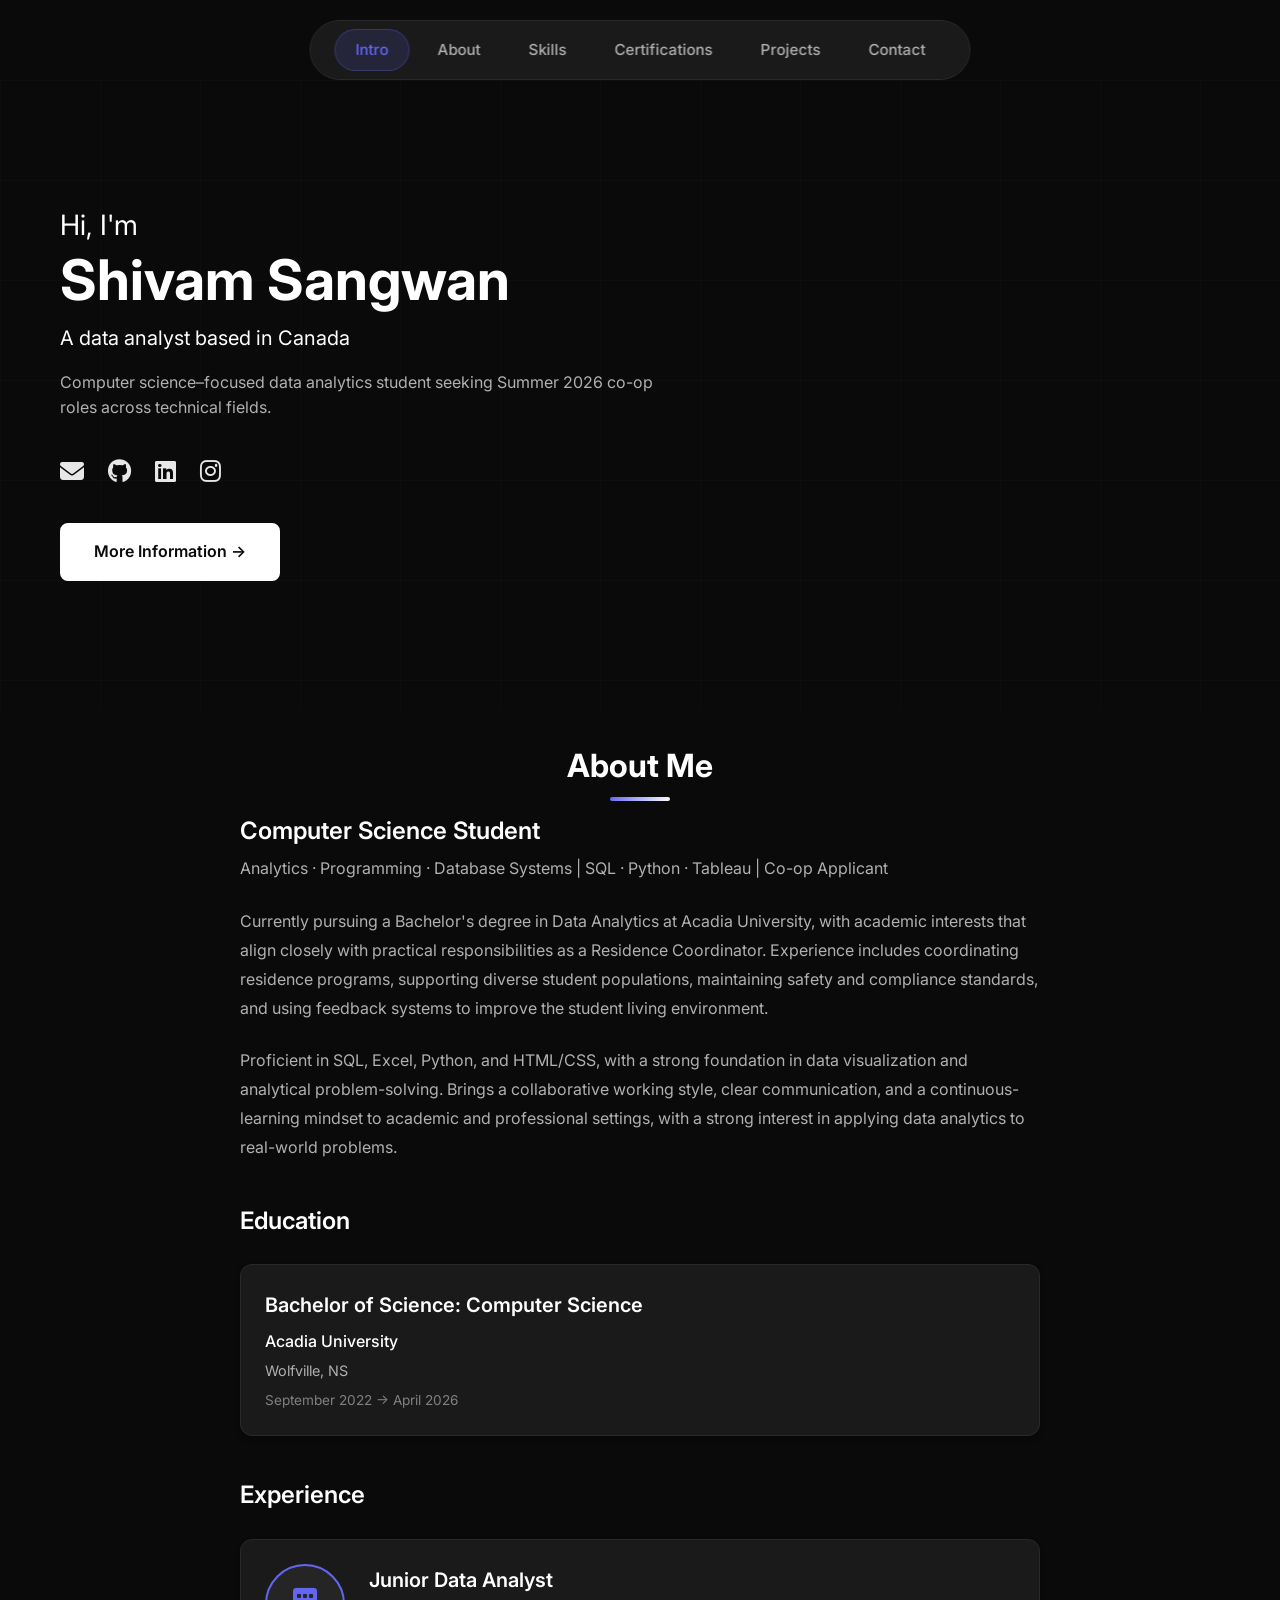
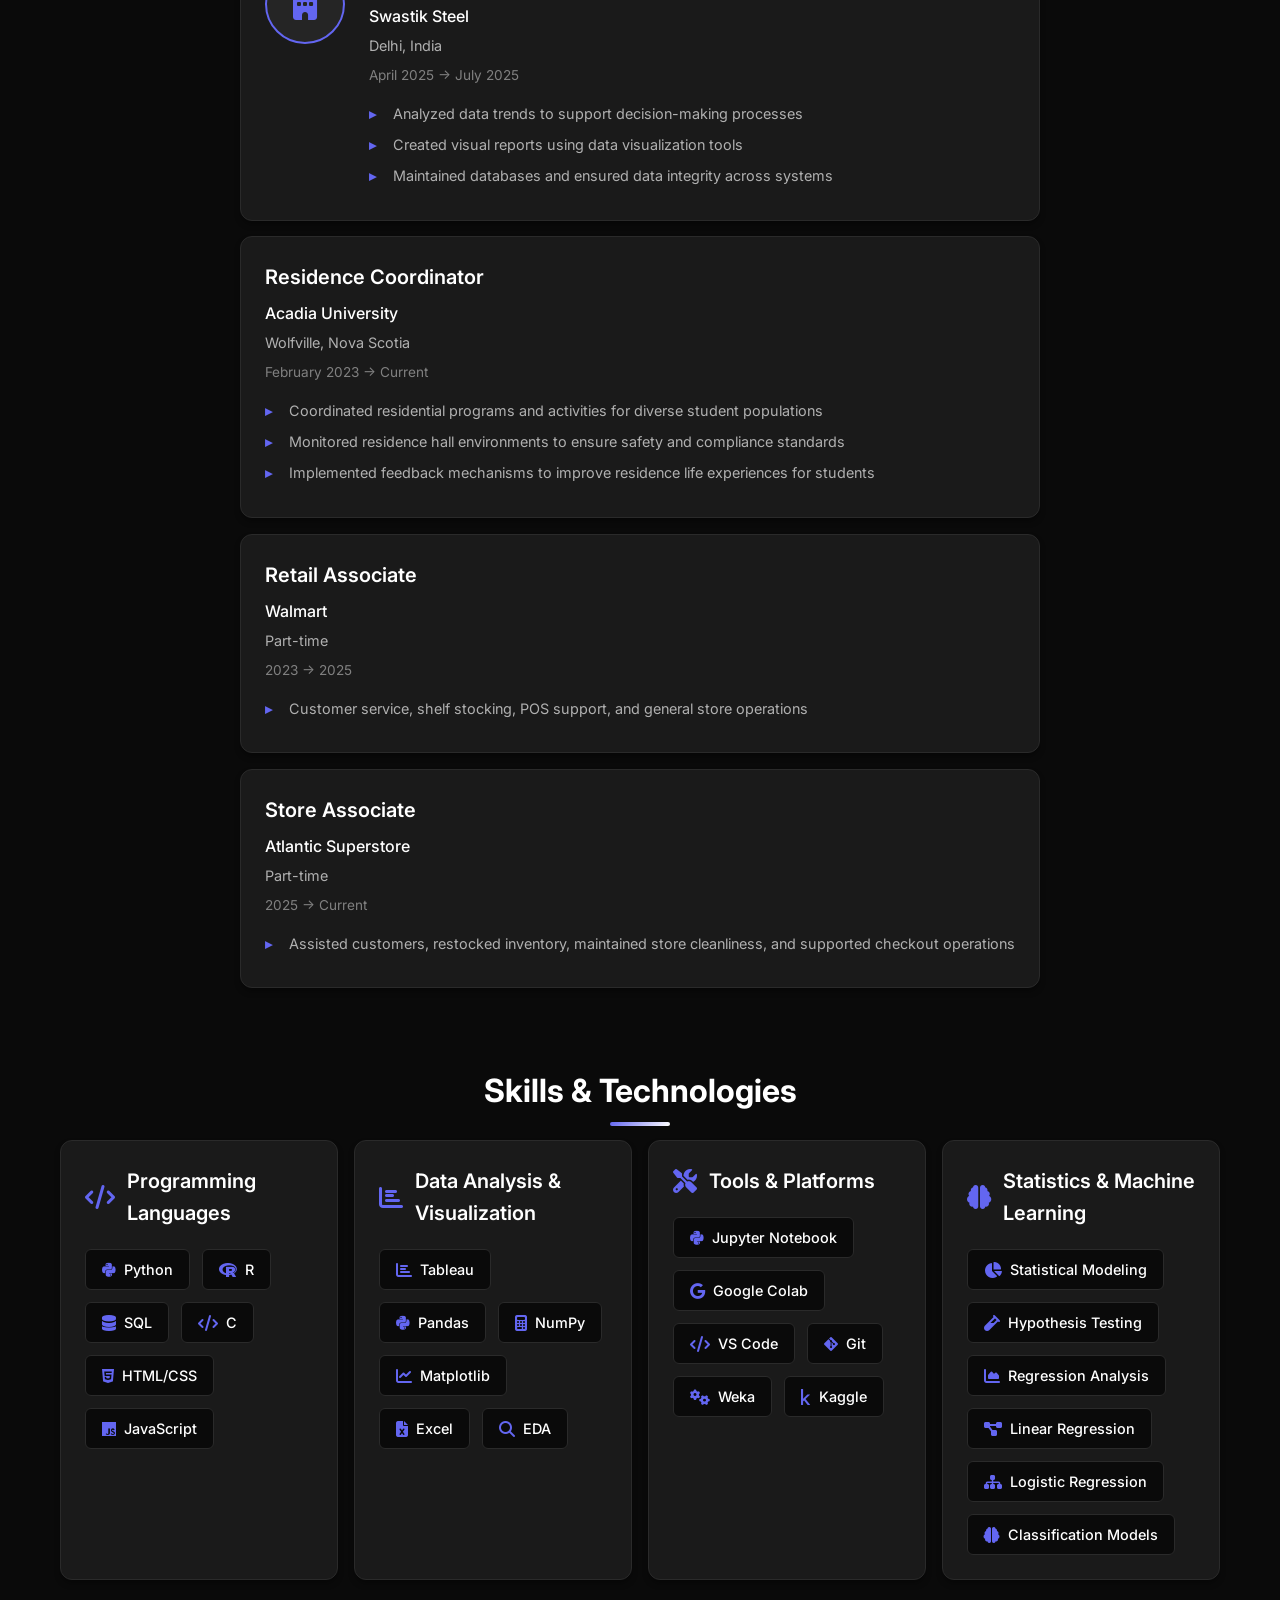
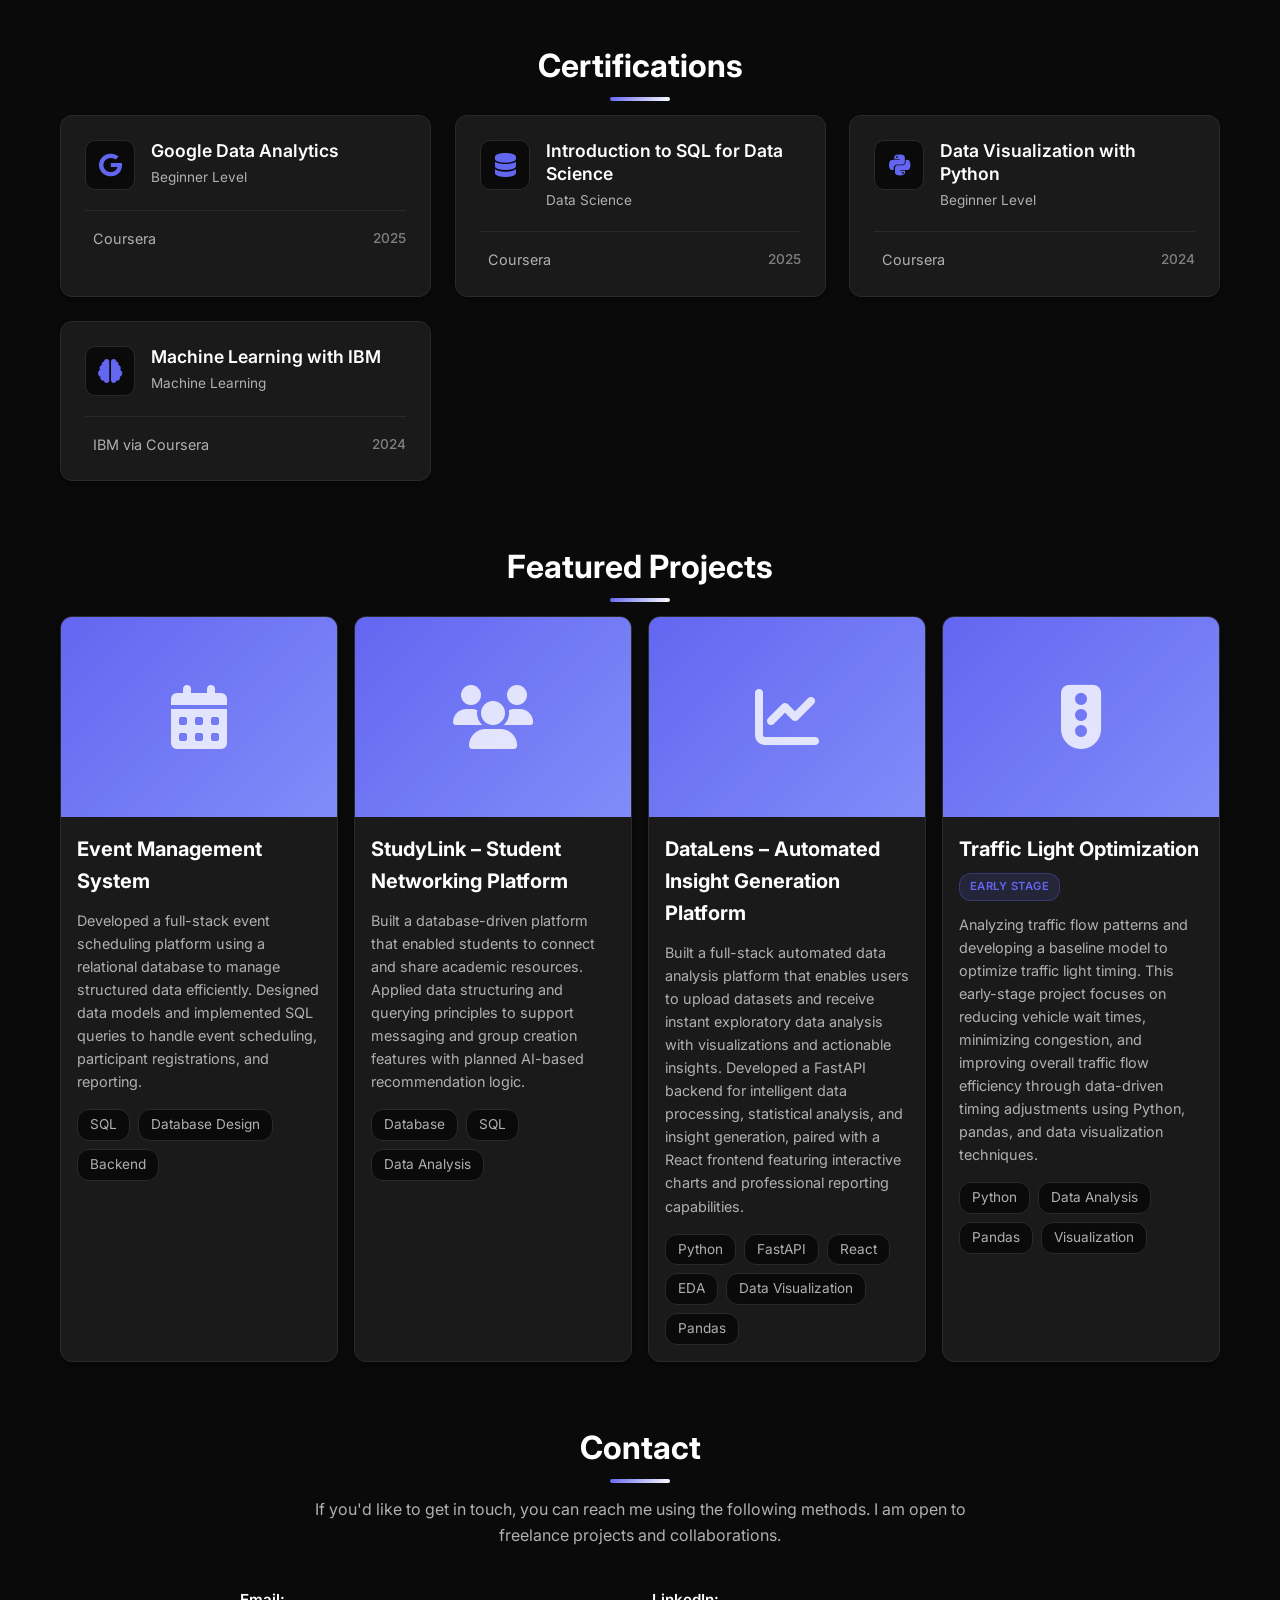
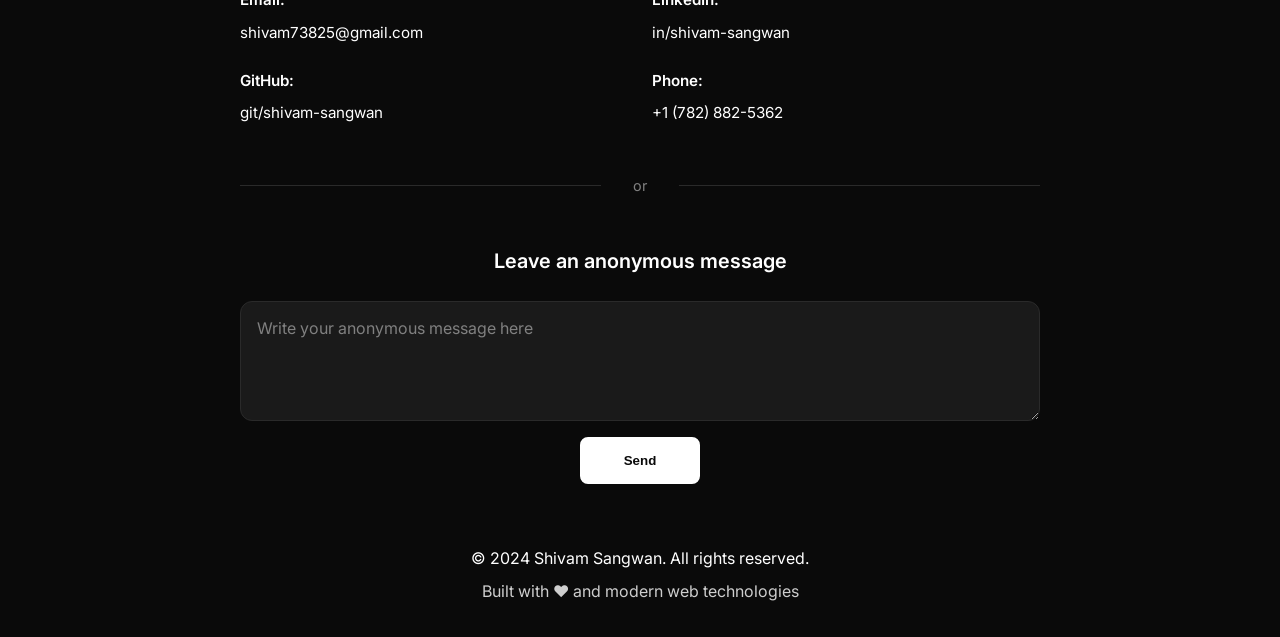
<file: index.html>
<!DOCTYPE html>
<html lang="en">
<head>
    <meta charset="UTF-8">
    <meta name="viewport" content="width=device-width, initial-scale=1.0">
    <title>Shivam Sangwan - Data Analyst Portfolio</title>
    <link rel="stylesheet" href="styles.css">
    <link rel="preconnect" href="https://fonts.googleapis.com">
    <link rel="preconnect" href="https://fonts.gstatic.com" crossorigin>
    <link href="https://fonts.googleapis.com/css2?family=Inter:wght@300;400;500;600;700&display=swap" rel="stylesheet">
    <link rel="stylesheet" href="https://cdnjs.cloudflare.com/ajax/libs/font-awesome/6.4.0/css/all.min.css">
</head>
<body>
    <!-- Navigation -->
    <nav class="navbar">
        <div class="container">
            <ul class="nav-menu">
                <li><a href="#intro" class="nav-link">Intro</a></li>
                <li><a href="#about" class="nav-link">About</a></li>
                <li><a href="#skills" class="nav-link">Skills</a></li>
                <li><a href="#certifications" class="nav-link">Certifications</a></li>
                <li><a href="#projects" class="nav-link">Projects</a></li>
                <li><a href="#contact" class="nav-link">Contact</a></li>
            </ul>
            <div class="hamburger">
                <span></span>
                <span></span>
                <span></span>
            </div>
        </div>
    </nav>

    <!-- Main Content Container - All on One Page -->
    <main class="main-container">
        <!-- Hero/Intro Section -->
        <section id="intro" class="hero intro-section">
        <div class="hero-content">
            <div class="hero-text">
                <h1 class="hero-title">
                    <span class="greeting">Hi, I'm</span>
                    <span class="name">Shivam Sangwan</span>
                </h1>
                <p class="hero-subtitle">A data analyst based in Canada</p>
                <p class="hero-description">
                    Computer science–focused data analytics student seeking Summer 2026 co-op roles across technical fields.
                </p>
                <div class="hero-social-links">
                    <a href="mailto:shivam73825@gmail.com" target="_blank" rel="noopener noreferrer" class="social-link" aria-label="Email">
                        <i class="fas fa-envelope"></i>
                    </a>
                    <a href="https://github.com/shivam-sangwan" target="_blank" rel="noopener noreferrer" class="social-link" aria-label="GitHub">
                        <i class="fab fa-github"></i>
                    </a>
                    <a href="https://www.linkedin.com/in/shivam-sangwan-25706426b" target="_blank" rel="noopener noreferrer" class="social-link" aria-label="LinkedIn">
                        <i class="fab fa-linkedin"></i>
                    </a>
                    <a href="https://www.instagram.com/shivam.l8" target="_blank" rel="noopener noreferrer" class="social-link" aria-label="Instagram">
                        <i class="fab fa-instagram"></i>
                    </a>
                </div>
                <div class="hero-buttons">
                    <a href="#about" class="btn btn-primary">More Information →</a>
                </div>
            </div>
        </div>
        </section>

        <!-- About Section -->
    <section id="about" class="about">
        <div class="container">
            <h2 class="section-title">About Me</h2>
            <div class="about-content">
                <div class="about-text">
                    <h3 class="about-title">Computer Science Student</h3>
                    <p class="about-tagline">Analytics · Programming · Database Systems | SQL · Python · Tableau | Co-op Applicant</p>
                    <p>
                        Currently pursuing a Bachelor's degree in Data Analytics at Acadia University, with academic interests that align closely with practical responsibilities as a Residence Coordinator. Experience includes coordinating residence programs, supporting diverse student populations, maintaining safety and compliance standards, and using feedback systems to improve the student living environment.
                    </p>
                    <p>
                        Proficient in SQL, Excel, Python, and HTML/CSS, with a strong foundation in data visualization and analytical problem-solving. Brings a collaborative working style, clear communication, and a continuous-learning mindset to academic and professional settings, with a strong interest in applying data analytics to real-world problems.
                    </p>
                </div>

                <!-- Education Section -->
                <div class="education-section">
                    <h3 class="subsection-title">Education</h3>
                    <div class="education-card">
                        <div class="education-details">
                            <h4>Bachelor of Science: Computer Science</h4>
                            <p class="education-institution">Acadia University</p>
                            <p class="education-location">Wolfville, NS</p>
                            <p class="education-dates">September 2022 → April 2026</p>
                        </div>
                    </div>
                </div>

                <!-- Experience Section -->
                <div class="experience-section">
                    <h3 class="subsection-title">Experience</h3>
                    <div class="experience-card">
                        <div class="experience-logo">
                            <div class="logo-placeholder company-logo">
                                <i class="fas fa-building"></i>
                            </div>
                        </div>
                        <div class="experience-details">
                            <h4>Junior Data Analyst</h4>
                            <p class="experience-company">Swastik Steel</p>
                            <p class="experience-location">Delhi, India</p>
                            <p class="experience-dates">April 2025 → July 2025</p>
                            <ul class="experience-description">
                                <li>Analyzed data trends to support decision-making processes</li>
                                <li>Created visual reports using data visualization tools</li>
                                <li>Maintained databases and ensured data integrity across systems</li>
                            </ul>
                        </div>
                    </div>
                    <div class="experience-card">
                        <div class="experience-details">
                            <h4>Residence Coordinator</h4>
                            <p class="experience-company">Acadia University</p>
                            <p class="experience-location">Wolfville, Nova Scotia</p>
                            <p class="experience-dates">February 2023 → Current</p>
                            <ul class="experience-description">
                                <li>Coordinated residential programs and activities for diverse student populations</li>
                                <li>Monitored residence hall environments to ensure safety and compliance standards</li>
                                <li>Implemented feedback mechanisms to improve residence life experiences for students</li>
                            </ul>
                        </div>
                    </div>
                    <div class="experience-card">
                        <div class="experience-details">
                            <h4>Retail Associate</h4>
                            <p class="experience-company">Walmart</p>
                            <p class="experience-location">Part-time</p>
                            <p class="experience-dates">2023 → 2025</p>
                            <ul class="experience-description">
                                <li>Customer service, shelf stocking, POS support, and general store operations</li>
                            </ul>
                        </div>
                    </div>
                    <div class="experience-card">
                        <div class="experience-details">
                            <h4>Store Associate</h4>
                            <p class="experience-company">Atlantic Superstore</p>
                            <p class="experience-location">Part-time</p>
                            <p class="experience-dates">2025 → Current</p>
                            <ul class="experience-description">
                                <li>Assisted customers, restocked inventory, maintained store cleanliness, and supported checkout operations</li>
                            </ul>
                        </div>
                    </div>
                </div>
            </div>
        </div>
    </section>

    <!-- Skills Section -->
    <section id="skills" class="skills">
        <div class="container">
            <h2 class="section-title">Skills & Technologies</h2>
            <div class="skills-grid">
                <div class="skill-category">
                    <div class="category-header">
                        <i class="fas fa-code"></i>
                        <h3>Programming Languages</h3>
                    </div>
                    <div class="skill-tags">
                        <span class="skill-tag"><i class="fab fa-python"></i> Python</span>
                        <span class="skill-tag"><i class="fab fa-r-project"></i> R</span>
                        <span class="skill-tag"><i class="fas fa-database"></i> SQL</span>
                        <span class="skill-tag"><i class="fas fa-code"></i> C</span>
                        <span class="skill-tag"><i class="fab fa-html5"></i> HTML/CSS</span>
                        <span class="skill-tag"><i class="fab fa-js"></i> JavaScript</span>
                    </div>
                </div>
                <div class="skill-category">
                    <div class="category-header">
                        <i class="fas fa-chart-bar"></i>
                        <h3>Data Analysis & Visualization</h3>
                    </div>
                    <div class="skill-tags">
                        <span class="skill-tag"><i class="fas fa-chart-bar"></i> Tableau</span>
                        <span class="skill-tag"><i class="fab fa-python"></i> Pandas</span>
                        <span class="skill-tag"><i class="fas fa-calculator"></i> NumPy</span>
                        <span class="skill-tag"><i class="fas fa-chart-line"></i> Matplotlib</span>
                        <span class="skill-tag"><i class="fas fa-file-excel"></i> Excel</span>
                        <span class="skill-tag"><i class="fas fa-search"></i> EDA</span>
                    </div>
                </div>
                <div class="skill-category">
                    <div class="category-header">
                        <i class="fas fa-tools"></i>
                        <h3>Tools & Platforms</h3>
                    </div>
                    <div class="skill-tags">
                        <span class="skill-tag"><i class="fab fa-python"></i> Jupyter Notebook</span>
                        <span class="skill-tag"><i class="fab fa-google"></i> Google Colab</span>
                        <span class="skill-tag"><i class="fas fa-code"></i> VS Code</span>
                        <span class="skill-tag"><i class="fab fa-git-alt"></i> Git</span>
                        <span class="skill-tag"><i class="fas fa-cogs"></i> Weka</span>
                        <span class="skill-tag"><i class="fab fa-kaggle"></i> Kaggle</span>
                    </div>
                </div>
                <div class="skill-category">
                    <div class="category-header">
                        <i class="fas fa-brain"></i>
                        <h3>Statistics & Machine Learning</h3>
                    </div>
                    <div class="skill-tags">
                        <span class="skill-tag"><i class="fas fa-chart-pie"></i> Statistical Modeling</span>
                        <span class="skill-tag"><i class="fas fa-vial"></i> Hypothesis Testing</span>
                        <span class="skill-tag"><i class="fas fa-chart-area"></i> Regression Analysis</span>
                        <span class="skill-tag"><i class="fas fa-project-diagram"></i> Linear Regression</span>
                        <span class="skill-tag"><i class="fas fa-sitemap"></i> Logistic Regression</span>
                        <span class="skill-tag"><i class="fas fa-brain"></i> Classification Models</span>
                    </div>
                </div>
            </div>
        </div>
    </section>

    <!-- Certifications Section -->
    <section id="certifications" class="certifications">
        <div class="container">
            <h2 class="section-title">Certifications</h2>
            <div class="certifications-grid">
                <div class="certification-card">
                    <div class="certification-header">
                        <div class="certification-icon">
                            <i class="fab fa-google"></i>
                        </div>
                        <div class="certification-info">
                            <h3>Google Data Analytics</h3>
                            <p class="certification-level">Beginner Level</p>
                        </div>
                    </div>
                    <div class="certification-details">
                        <div class="certification-provider">
                            <i class="fab fa-coursera"></i>
                            <span>Coursera</span>
                        </div>
                        <div class="certification-date">2025</div>
                    </div>
                </div>

                <div class="certification-card">
                    <div class="certification-header">
                        <div class="certification-icon">
                            <i class="fas fa-database"></i>
                        </div>
                        <div class="certification-info">
                            <h3>Introduction to SQL for Data Science</h3>
                            <p class="certification-level">Data Science</p>
                        </div>
                    </div>
                    <div class="certification-details">
                        <div class="certification-provider">
                            <i class="fab fa-coursera"></i>
                            <span>Coursera</span>
                        </div>
                        <div class="certification-date">2025</div>
                    </div>
                </div>

                <div class="certification-card">
                    <div class="certification-header">
                        <div class="certification-icon">
                            <i class="fab fa-python"></i>
                        </div>
                        <div class="certification-info">
                            <h3>Data Visualization with Python</h3>
                            <p class="certification-level">Beginner Level</p>
                        </div>
                    </div>
                    <div class="certification-details">
                        <div class="certification-provider">
                            <i class="fab fa-coursera"></i>
                            <span>Coursera</span>
                        </div>
                        <div class="certification-date">2024</div>
                    </div>
                </div>

                <div class="certification-card">
                    <div class="certification-header">
                        <div class="certification-icon">
                            <i class="fas fa-brain"></i>
                        </div>
                        <div class="certification-info">
                            <h3>Machine Learning with IBM</h3>
                            <p class="certification-level">Machine Learning</p>
                        </div>
                    </div>
                    <div class="certification-details">
                        <div class="certification-provider">
                            <i class="fab fa-ibm"></i>
                            <span>IBM via Coursera</span>
                        </div>
                        <div class="certification-date">2024</div>
                    </div>
                </div>
            </div>
        </div>
    </section>

    <!-- Projects Section -->
    <section id="projects" class="projects">
        <div class="container">
            <h2 class="section-title">Featured Projects</h2>
            <div class="projects-grid">
                <div class="project-card">
                    <div class="project-image">
                        <div class="project-placeholder">
                            <i class="fas fa-calendar-alt"></i>
                        </div>
                        <div class="project-overlay">
                            <a href="https://github.com/Shivam-l8/Event-Management-System" class="project-link" target="_blank" rel="noopener noreferrer">
                                <i class="fas fa-external-link-alt"></i>
                            </a>
                            <a href="https://github.com/Shivam-l8/Event-Management-System" class="project-link" target="_blank" rel="noopener noreferrer">
                                <i class="fab fa-github"></i>
                            </a>
                        </div>
                    </div>
                    <div class="project-content">
                        <h3>Event Management System</h3>
                        <p>Developed a full-stack event scheduling platform using a relational database to manage structured data efficiently. Designed data models and implemented SQL queries to handle event scheduling, participant registrations, and reporting.</p>
                        <div class="project-tags">
                            <span>SQL</span>
                            <span>Database Design</span>
                            <span>Backend</span>
                        </div>
                    </div>
                </div>

                <div class="project-card">
                    <div class="project-image">
                        <div class="project-placeholder">
                            <i class="fas fa-users"></i>
                        </div>
                        <div class="project-overlay">
                            <a href="https://github.com/Shivam-l8/StudyLink" class="project-link" target="_blank" rel="noopener noreferrer">
                                <i class="fas fa-external-link-alt"></i>
                            </a>
                            <a href="https://github.com/Shivam-l8/StudyLink" class="project-link" target="_blank" rel="noopener noreferrer">
                                <i class="fab fa-github"></i>
                            </a>
                        </div>
                    </div>
                    <div class="project-content">
                        <h3>StudyLink – Student Networking Platform</h3>
                        <p>Built a database-driven platform that enabled students to connect and share academic resources. Applied data structuring and querying principles to support messaging and group creation features with planned AI-based recommendation logic.</p>
                        <div class="project-tags">
                            <span>Database</span>
                            <span>SQL</span>
                            <span>Data Analysis</span>
                        </div>
                    </div>
                </div>

                <div class="project-card">
                    <div class="project-image">
                        <div class="project-placeholder">
                            <i class="fas fa-chart-line"></i>
                        </div>
                        <div class="project-overlay">
                            <a href="https://github.com/Shivam-l8/datalens-frontend" class="project-link" target="_blank" rel="noopener noreferrer" title="Frontend Repository">
                                <i class="fas fa-external-link-alt"></i>
                            </a>
                            <a href="https://github.com/Shivam-l8/datalens-backend" class="project-link" target="_blank" rel="noopener noreferrer" title="Backend Repository">
                                <i class="fab fa-github"></i>
                            </a>
                        </div>
                    </div>
                    <div class="project-content">
                        <h3>DataLens – Automated Insight Generation Platform</h3>
                        <p>Built a full-stack automated data analysis platform that enables users to upload datasets and receive instant exploratory data analysis with visualizations and actionable insights. Developed a FastAPI backend for intelligent data processing, statistical analysis, and insight generation, paired with a React frontend featuring interactive charts and professional reporting capabilities.</p>
                        <div class="project-tags">
                            <span>Python</span>
                            <span>FastAPI</span>
                            <span>React</span>
                            <span>EDA</span>
                            <span>Data Visualization</span>
                            <span>Pandas</span>
                        </div>
                    </div>
                </div>

                <div class="project-card">
                    <div class="project-image">
                        <div class="project-placeholder">
                            <i class="fas fa-traffic-light"></i>
                        </div>
                        <div class="project-overlay">
                            <a href="https://github.com/Shivam-l8/traffic-light-optimization" class="project-link" target="_blank" rel="noopener noreferrer">
                                <i class="fas fa-external-link-alt"></i>
                            </a>
                            <a href="https://github.com/Shivam-l8/traffic-light-optimization" class="project-link" target="_blank" rel="noopener noreferrer">
                                <i class="fab fa-github"></i>
                            </a>
                        </div>
                    </div>
                    <div class="project-content">
                        <h3>Traffic Light Optimization <span class="project-badge">Early Stage</span></h3>
                        <p>Analyzing traffic flow patterns and developing a baseline model to optimize traffic light timing. This early-stage project focuses on reducing vehicle wait times, minimizing congestion, and improving overall traffic flow efficiency through data-driven timing adjustments using Python, pandas, and data visualization techniques.</p>
                        <div class="project-tags">
                            <span>Python</span>
                            <span>Data Analysis</span>
                            <span>Pandas</span>
                            <span>Visualization</span>
                        </div>
                    </div>
                </div>
            </div>
        </div>
    </section>

    <!-- Contact Section -->
    <section id="contact" class="contact">
        <div class="container">
            <h2 class="section-title">Contact</h2>
            <p class="contact-intro">
                If you'd like to get in touch, you can reach me using the following methods. I am open to freelance projects and collaborations.
            </p>
            <div class="contact-methods">
                <div class="contact-method">
                    <strong>Email:</strong>
                    <a href="mailto:shivam73825@gmail.com?subject=Portfolio%20Contact&body=Hi%20Shivam,%0D%0A%0D%0A">shivam73825@gmail.com</a>
                </div>
                <div class="contact-method">
                    <strong>LinkedIn:</strong>
                    <a href="https://www.linkedin.com/in/shivam-sangwan-25706426b" target="_blank" rel="noopener noreferrer">in/shivam-sangwan</a>
                </div>
                <div class="contact-method">
                    <strong>GitHub:</strong>
                    <a href="https://github.com/shivam-sangwan" target="_blank" rel="noopener noreferrer">git/shivam-sangwan</a>
                </div>
                <div class="contact-method">
                    <strong>Phone:</strong>
                    <a href="tel:+17828825362">+1 (782) 882-5362</a>
                </div>
            </div>
            <div class="contact-divider">
                <span class="divider-line"></span>
                <span class="divider-text">or</span>
                <span class="divider-line"></span>
            </div>
            <div class="anonymous-message">
                <h3>Leave an anonymous message</h3>
                <form class="anonymous-form" id="anonymousForm">
                    <textarea id="anonymousMessage" name="anonymousMessage" rows="4" placeholder="Write your anonymous message here" required></textarea>
                    <button type="submit" class="btn btn-primary">Send</button>
                </form>
            </div>
        </div>
    </section>

    </main>

    <!-- Footer -->
    <footer class="footer">
        <div class="container">
            <p>&copy; 2024 Shivam Sangwan. All rights reserved.</p>
            <p class="footer-note">Built with ❤️ and modern web technologies</p>
        </div>
    </footer>

    <!-- Football field background pattern -->
    <div class="field-pattern"></div>
    
    <script src="script.js"></script>
</body>
</html>
</file>
<file: styles.css>
/* Reset and Base Styles */
* {
    margin: 0;
    padding: 0;
    box-sizing: border-box;
}

:root {
    --bg-dark: #0a0a0a;
    --bg-card: #1a1a1a;
    --bg-card-hover: #252525;
    --text-primary: #ffffff;
    --text-secondary: #b0b0b0;
    --text-muted: #808080;
    --primary-color: #6366f1;
    --primary-hover: #818cf8;
    --border-color: #2a2a2a;
    --shadow-sm: 0 1px 2px 0 rgba(0, 0, 0, 0.3);
    --shadow-md: 0 4px 6px -1px rgba(0, 0, 0, 0.4);
    --shadow-lg: 0 10px 15px -3px rgba(0, 0, 0, 0.5);
    --shadow-xl: 0 20px 25px -5px rgba(0, 0, 0, 0.6);
}

html {
    scroll-behavior: smooth;
}

body {
    font-family: 'Inter', -apple-system, BlinkMacSystemFont, 'Segoe UI', sans-serif;
    color: var(--text-primary);
    line-height: 1.6;
    overflow-x: hidden;
    position: relative;
    background: var(--bg-dark);
}

/* Subtle data grid pattern background */
.data-pattern {
    position: fixed;
    top: 0;
    left: 0;
    width: 100%;
    height: 100%;
    background: 
        repeating-linear-gradient(
            0deg,
            transparent,
            transparent 19px,
            rgba(99, 102, 241, 0.03) 19px,
            rgba(99, 102, 241, 0.03) 20px
        ),
        repeating-linear-gradient(
            90deg,
            transparent,
            transparent 19px,
            rgba(99, 102, 241, 0.03) 19px,
            rgba(99, 102, 241, 0.03) 20px
        );
    opacity: 0.5;
    z-index: 0;
    pointer-events: none;
}

body > * {
    position: relative;
    z-index: 1;
}

/* Main container - holds all sections on one page */
.main-container {
    min-height: calc(100vh - 140px);
    display: flex;
    flex-direction: column;
    padding-top: 80px;
}

.container {
    max-width: 1200px;
    margin: 0 auto;
    padding: 0 20px;
}

/* Navigation */
.navbar {
    position: fixed;
    top: 20px;
    left: 50%;
    transform: translateX(-50%);
    background: var(--bg-card);
    backdrop-filter: blur(20px);
    box-shadow: var(--shadow-lg);
    z-index: 1000;
    transition: all 0.3s ease;
    border: 1px solid var(--border-color);
    border-radius: 50px;
    padding: 0.5rem 1.5rem;
    max-width: fit-content;
}

.navbar .container {
    display: flex;
    justify-content: center;
    align-items: center;
    padding: 0;
}

.nav-menu {
    display: flex;
    list-style: none;
    gap: 0.5rem;
    margin: 0;
    padding: 0;
    align-items: center;
}

.nav-link {
    text-decoration: none;
    color: var(--text-secondary);
    font-weight: 500;
    transition: all 0.3s ease;
    position: relative;
    padding: 0.5rem 1.25rem;
    font-size: 0.95rem;
    border-radius: 25px;
    display: inline-block;
}

.nav-link:hover {
    color: var(--text-primary);
    background: var(--bg-dark);
}

.nav-link.active {
    color: var(--text-primary);
    background: rgba(99, 102, 241, 0.15);
    border: 1px solid rgba(99, 102, 241, 0.3);
}

.nav-link.active::after {
    display: none;
}

.hamburger {
    display: none;
    flex-direction: column;
    cursor: pointer;
    gap: 4px;
}

.hamburger span {
    width: 25px;
    height: 3px;
    background: var(--text-secondary);
    transition: all 0.3s ease;
    border-radius: 2px;
}

/* Hero Section */
.hero {
    min-height: 70vh;
    display: flex;
    align-items: center;
    justify-content: center;
    padding: 120px 20px 80px;
    background: var(--bg-dark);
    color: var(--text-primary);
    position: relative;
    overflow: hidden;
}

.intro-section {
    padding: 30px 20px;
}

.hero::before {
    content: '';
    position: absolute;
    top: 0;
    left: 0;
    right: 0;
    bottom: 0;
    background: url('data:image/svg+xml,<svg width="100" height="100" xmlns="http://www.w3.org/2000/svg"><defs><pattern id="grid" width="100" height="100" patternUnits="userSpaceOnUse"><path d="M 100 0 L 0 0 0 100" fill="none" stroke="rgba(255,255,255,0.1)" stroke-width="1"/></pattern></defs><rect width="100%" height="100%" fill="url(%23grid)"/></svg>');
    opacity: 0.3;
}

.hero-content {
    max-width: 1200px;
    width: 100%;
    margin: 0 auto;
    padding: 0 20px;
    display: flex;
    align-items: flex-start;
    justify-content: flex-start;
    position: relative;
    z-index: 1;
}

.hero-text {
    animation: fadeInUp 0.8s ease;
    width: 100%;
    max-width: 800px;
}

.hero-title {
    font-size: 3.5rem;
    font-weight: 700;
    margin-bottom: 0.5rem;
    line-height: 1.2;
    color: var(--text-primary);
}

.greeting {
    display: block;
    font-size: 1.75rem;
    font-weight: 400;
    color: var(--text-primary);
    margin-bottom: 0.25rem;
}

.name {
    display: block;
    font-size: 3.5rem;
    font-weight: 700;
    color: var(--text-primary);
}

.hero-subtitle {
    font-size: 1.25rem;
    margin-bottom: 1rem;
    color: var(--text-primary);
    font-weight: 400;
}

.hero-description {
    font-size: 1rem;
    margin-bottom: 2rem;
    color: var(--text-secondary);
    line-height: 1.6;
    max-width: 600px;
}

.hero-social-links {
    display: flex;
    gap: 1.5rem;
    margin-bottom: 2rem;
    align-items: center;
}

.hero-social-links .social-link {
    color: var(--text-primary);
    font-size: 1.5rem;
    transition: all 0.3s ease;
    text-decoration: none;
    opacity: 0.9;
}

.hero-social-links .social-link:hover {
    opacity: 1;
    transform: translateY(-3px);
    color: var(--primary-color);
}

.hero-buttons {
    display: flex;
    gap: 1rem;
    flex-wrap: wrap;
}

.btn {
    padding: 0.875rem 2rem;
    border-radius: 8px;
    text-decoration: none;
    font-weight: 600;
    transition: all 0.3s ease;
    display: inline-block;
    border: 2px solid transparent;
    position: relative;
    will-change: transform;
}

.btn-primary {
    background: white;
    color: var(--bg-dark);
    border-color: white;
    font-weight: 600;
}

.btn-primary:hover {
    transform: translateY(-2px) !important;
    box-shadow: var(--shadow-lg);
    background: #f5f5f5;
    border-color: #f5f5f5;
}

/* Ripple effect */
.btn {
    position: relative;
    overflow: hidden;
}

.ripple {
    position: absolute;
    border-radius: 50%;
    background: rgba(255, 255, 255, 0.6);
    transform: scale(0);
    animation: ripple-animation 0.6s ease-out;
    pointer-events: none;
}

@keyframes ripple-animation {
    to {
        transform: scale(4);
        opacity: 0;
    }
}

.btn-secondary {
    background: transparent;
    color: var(--text-primary);
    border-color: var(--border-color);
}

.btn-secondary:hover {
    background: var(--bg-card);
    color: var(--text-primary);
    border-color: var(--primary-color);
    transform: translateY(-2px);
}

.hero-image {
    display: flex;
    justify-content: center;
    align-items: center;
    animation: fadeInRight 0.8s ease;
}

.image-placeholder {
    width: 200px;
    height: 200px;
    border-radius: 50%;
    background: rgba(255, 255, 255, 0.2);
    backdrop-filter: blur(10px);
    display: flex;
    align-items: center;
    justify-content: center;
    font-size: 4rem;
    border: 3px solid rgba(255, 255, 255, 0.3);
    box-shadow: var(--shadow-xl);
    position: relative;
    z-index: 2;
    margin: 0 auto;
}

/* Data visualization icon animation */
.data-icon-animation {
    animation: pulseData 3s ease-in-out infinite;
}

@keyframes pulseData {
    0%, 100% {
        opacity: 0.6;
        transform: scale(1);
    }
    50% {
        opacity: 1;
        transform: scale(1.05);
    }
}

/* Floating elements */
.floating-elements {
    position: absolute;
    width: 100%;
    height: 100%;
    top: 0;
    left: 0;
    pointer-events: none;
}

.floating-element {
    position: absolute;
    font-size: 2rem;
    opacity: 0.6;
    animation: float 6s ease-in-out infinite;
    will-change: transform;
}

.floating-element:nth-child(1) {
    top: 10%;
    left: 10%;
    animation-delay: 0s;
}

.floating-element:nth-child(2) {
    top: 20%;
    right: 15%;
    animation-delay: 1.5s;
}

.floating-element:nth-child(3) {
    bottom: 30%;
    left: 20%;
    animation-delay: 3s;
}

.floating-element:nth-child(4) {
    bottom: 15%;
    right: 10%;
    animation-delay: 4.5s;
}

@keyframes float {
    0%, 100% {
        transform: translate(0, 0) rotate(0deg);
    }
    25% {
        transform: translate(20px, -20px) rotate(90deg);
    }
    50% {
        transform: translate(-15px, 15px) rotate(180deg);
    }
    75% {
        transform: translate(15px, 20px) rotate(270deg);
    }
}

.scroll-indicator {
    position: absolute;
    bottom: 30px;
    left: 50%;
    transform: translateX(-50%);
    animation: bounce 2s infinite;
    cursor: pointer;
}

.scroll-indicator i {
    font-size: 1.5rem;
    opacity: 0.8;
}

/* Section Styles */
section {
    padding: 30px 0;
    scroll-margin-top: 80px;
}

.intro-section {
    padding: 20px 0;
}

.section-title {
    font-size: 2rem;
    font-weight: 700;
    text-align: center;
    margin-bottom: 1.5rem;
    position: relative;
    color: var(--text-primary);
}

.section-title::after {
    content: '';
    position: absolute;
    bottom: -10px;
    left: 50%;
    transform: translateX(-50%);
    width: 60px;
    height: 4px;
    background: linear-gradient(135deg, var(--primary-color), var(--text-primary));
    border-radius: 2px;
}

/* About Section */
.about {
    background: var(--bg-dark);
}

.about-content {
    max-width: 800px;
    margin: 0 auto;
}

.about-title {
    font-size: 1.5rem;
    font-weight: 600;
    color: var(--text-primary);
    margin-bottom: 0.5rem;
    line-height: 1.3;
}

.about-tagline {
    font-size: 1rem;
    color: var(--text-secondary);
    margin-bottom: 1.5rem;
    line-height: 1.6;
}

.about-text p {
    font-size: 1rem;
    color: var(--text-secondary);
    margin-bottom: 1.5rem;
    line-height: 1.8;
}

/* Subsection Titles */
.subsection-title {
    font-size: 1.5rem;
    font-weight: 600;
    color: var(--text-primary);
    margin-bottom: 1.5rem;
    margin-top: 2.5rem;
}

/* Education Section */
.education-section {
    margin-top: 2rem;
}

.education-card {
    display: flex;
    gap: 1.5rem;
    padding: 1.5rem;
    background: var(--bg-card);
    border: 1px solid var(--border-color);
    border-radius: 12px;
    transition: all 0.3s ease;
    position: relative;
    will-change: transform;
    box-shadow: var(--shadow-md);
}

.education-card:hover {
    border-color: var(--primary-color);
    background: var(--bg-card-hover);
    transform: translateY(-3px);
    box-shadow: var(--shadow-lg);
}

.education-logo {
    flex-shrink: 0;
}

.logo-placeholder {
    width: 80px;
    height: 80px;
    border-radius: 50%;
    display: flex;
    align-items: center;
    justify-content: center;
    font-size: 2rem;
    background: var(--bg-dark);
    border: 2px solid var(--border-color);
    transition: all 0.3s ease;
    overflow: hidden;
}

.logo-placeholder svg {
    width: 100%;
    height: 100%;
    padding: 8px;
}

.acadia-logo {
    background: linear-gradient(135deg, #ffffff 0%, #f0f0f0 100%);
    color: #8b0000;
    border-color: var(--primary-color);
    padding: 5px;
}

.company-logo {
    background: var(--bg-card-hover);
    color: var(--primary-color);
    border-color: var(--primary-color);
}

.education-card:hover .logo-placeholder,
.experience-card:hover .logo-placeholder {
    border-color: var(--primary-color);
    transform: scale(1.05);
}

.education-details {
    flex: 1;
}

.education-details h4 {
    font-size: 1.25rem;
    font-weight: 600;
    color: var(--text-primary);
    margin-bottom: 0.5rem;
}

.education-institution,
.experience-company {
    font-size: 1rem;
    color: var(--text-primary);
    margin-bottom: 0.25rem;
    font-weight: 500;
}

.education-location,
.experience-location {
    font-size: 0.9rem;
    color: var(--text-secondary);
    margin-bottom: 0.25rem;
}

.education-dates,
.experience-dates {
    font-size: 0.85rem;
    color: var(--text-muted);
    margin-top: 0.5rem;
}

/* Experience Section */
.experience-section {
    margin-top: 2rem;
}

.experience-card {
    display: flex;
    gap: 1.5rem;
    padding: 1.5rem;
    background: var(--bg-card);
    border: 1px solid var(--border-color);
    border-radius: 12px;
    transition: all 0.3s ease;
    position: relative;
    will-change: transform;
    margin-bottom: 1rem;
    box-shadow: var(--shadow-md);
}

.experience-card:hover {
    border-color: var(--primary-color);
    background: var(--bg-card-hover);
    transform: translateY(-3px);
    box-shadow: var(--shadow-lg);
}

.experience-logo {
    flex-shrink: 0;
}

.experience-details {
    flex: 1;
}

.experience-details h4 {
    font-size: 1.25rem;
    font-weight: 600;
    color: var(--text-primary);
    margin-bottom: 0.5rem;
}

.experience-description {
    list-style: none;
    padding: 0;
    margin-top: 1rem;
}

.experience-description li {
    font-size: 0.9rem;
    color: var(--text-secondary);
    margin-bottom: 0.5rem;
    padding-left: 1.5rem;
    position: relative;
    line-height: 1.6;
}

.experience-description li::before {
    content: '▸';
    position: absolute;
    left: 0;
    color: var(--primary-color);
    font-weight: bold;
}

.about-stats {
    display: grid;
    grid-template-columns: repeat(3, 1fr);
    gap: 1rem;
    margin-top: 1.5rem;
}

.stat-item {
    text-align: center;
    padding: 1rem;
    background: var(--bg-card);
    border: 1px solid var(--border-color);
    border-radius: 12px;
    transition: all 0.3s ease;
    position: relative;
    will-change: transform;
}

.stat-item:hover {
    background: var(--bg-card-hover);
    border-color: var(--primary-color);
    transform: translateY(-5px) !important;
}

.stat-number {
    font-size: 2rem;
    font-weight: 700;
    color: var(--primary-color);
    margin-bottom: 0.25rem;
}

.stat-label {
    color: var(--text-secondary);
    font-weight: 500;
    font-size: 0.9rem;
}

/* Skills Section */
.skills {
    background: var(--bg-dark);
}

.skills-grid {
    display: grid;
    grid-template-columns: repeat(auto-fit, minmax(250px, 1fr));
    gap: 1rem;
}

.skill-category {
    background: var(--bg-card);
    padding: 1.5rem;
    border-radius: 12px;
    border: 1px solid var(--border-color);
    box-shadow: var(--shadow-md);
    transition: all 0.3s ease;
    position: relative;
    will-change: transform;
}

.skill-category:hover {
    transform: translateY(-5px) !important;
    box-shadow: var(--shadow-lg);
    border-color: var(--primary-color);
    background: var(--bg-card-hover);
}

.category-header {
    display: flex;
    align-items: center;
    gap: 0.75rem;
    margin-bottom: 1.25rem;
}

.category-header i {
    font-size: 1.5rem;
    color: var(--primary-color);
}

.skill-category h3 {
    font-size: 1.25rem;
    color: var(--text-primary);
    font-weight: 600;
    margin: 0;
}

.skill-tags {
    display: flex;
    flex-wrap: wrap;
    gap: 0.75rem;
}

.skill-tag {
    display: inline-flex;
    align-items: center;
    gap: 0.5rem;
    padding: 0.5rem 1rem;
    background: var(--bg-dark);
    border: 1px solid var(--border-color);
    border-radius: 6px;
    color: var(--text-primary);
    font-size: 0.9rem;
    font-weight: 500;
    transition: all 0.3s ease;
    position: relative;
    will-change: transform;
}

.skill-tag:hover {
    background: var(--bg-card-hover);
    border-color: var(--primary-color);
    transform: translateY(-2px);
    box-shadow: var(--shadow-sm);
}

.skill-tag i {
    font-size: 1rem;
    color: var(--primary-color);
}

/* Certifications Section */
.certifications {
    background: var(--bg-dark);
}

.certifications-grid {
    display: grid;
    grid-template-columns: repeat(auto-fit, minmax(280px, 1fr));
    gap: 1.5rem;
}

.certification-card {
    background: var(--bg-card);
    padding: 1.5rem;
    border-radius: 12px;
    border: 1px solid var(--border-color);
    box-shadow: var(--shadow-md);
    transition: all 0.3s ease;
    position: relative;
    will-change: transform;
}

.certification-card:hover {
    transform: translateY(-5px) !important;
    box-shadow: var(--shadow-lg);
    border-color: var(--primary-color);
    background: var(--bg-card-hover);
}

.certification-header {
    display: flex;
    align-items: flex-start;
    gap: 1rem;
    margin-bottom: 1.25rem;
}

.certification-icon {
    width: 50px;
    height: 50px;
    display: flex;
    align-items: center;
    justify-content: center;
    background: var(--bg-dark);
    border-radius: 10px;
    border: 1px solid var(--border-color);
    flex-shrink: 0;
}

.certification-icon i {
    font-size: 1.5rem;
    color: var(--primary-color);
}

.certification-info {
    flex: 1;
}

.certification-info h3 {
    font-size: 1.1rem;
    font-weight: 600;
    color: var(--text-primary);
    margin: 0 0 0.25rem 0;
    line-height: 1.3;
}

.certification-level {
    font-size: 0.85rem;
    color: var(--text-secondary);
    margin: 0;
}

.certification-details {
    display: flex;
    justify-content: space-between;
    align-items: center;
    padding-top: 1rem;
    border-top: 1px solid var(--border-color);
}

.certification-provider {
    display: flex;
    align-items: center;
    gap: 0.5rem;
    color: var(--text-secondary);
    font-size: 0.9rem;
}

.certification-provider i {
    font-size: 1.1rem;
    color: var(--primary-color);
}

.certification-date {
    font-size: 0.85rem;
    color: var(--text-muted);
    font-weight: 500;
}

/* Projects Section */
.projects {
    background: var(--bg-dark);
}

.projects-grid {
    display: grid;
    grid-template-columns: repeat(auto-fit, minmax(250px, 1fr));
    gap: 1rem;
}

.project-card {
    background: var(--bg-card);
    border: 1px solid var(--border-color);
    border-radius: 12px;
    overflow: hidden;
    box-shadow: var(--shadow-md);
    transition: all 0.3s ease;
    position: relative;
    will-change: transform;
}

.project-card:hover {
    border-color: var(--primary-color);
    background: var(--bg-card-hover);
    transform: translateY(-10px) !important;
    box-shadow: var(--shadow-xl);
}

.project-image {
    position: relative;
    height: 200px;
    overflow: hidden;
    background: linear-gradient(135deg, var(--primary-color), var(--primary-hover));
}

.project-placeholder {
    width: 100%;
    height: 100%;
    display: flex;
    align-items: center;
    justify-content: center;
    font-size: 4rem;
    color: white;
    opacity: 0.8;
}

.project-overlay {
    position: absolute;
    top: 0;
    left: 0;
    right: 0;
    bottom: 0;
    background: rgba(0, 0, 0, 0.7);
    display: flex;
    align-items: center;
    justify-content: center;
    gap: 1rem;
    opacity: 0;
    transition: opacity 0.3s ease;
}

.project-card:hover .project-overlay {
    opacity: 1;
}

.project-link {
    width: 50px;
    height: 50px;
    background: white;
    border-radius: 50%;
    display: flex;
    align-items: center;
    justify-content: center;
    color: var(--primary-color);
    text-decoration: none;
    transition: transform 0.3s ease;
}

.project-link:hover {
    transform: scale(1.1);
}

.project-content {
    padding: 1rem;
}

.project-content h3 {
    font-size: 1.25rem;
    margin-bottom: 0.75rem;
    color: var(--text-primary);
    display: flex;
    align-items: center;
    gap: 0.5rem;
    flex-wrap: wrap;
}

.project-badge {
    display: inline-block;
    padding: 0.25rem 0.6rem;
    background: rgba(99, 102, 241, 0.15);
    border: 1px solid rgba(99, 102, 241, 0.3);
    border-radius: 12px;
    font-size: 0.7rem;
    font-weight: 600;
    color: var(--primary-color);
    text-transform: uppercase;
    letter-spacing: 0.5px;
}

.project-content p {
    color: var(--text-secondary);
    margin-bottom: 1rem;
    line-height: 1.6;
    font-size: 0.9rem;
}

.project-tags {
    display: flex;
    flex-wrap: wrap;
    gap: 0.5rem;
}

.project-tags span {
    padding: 0.25rem 0.75rem;
    background: var(--bg-dark);
    border: 1px solid var(--border-color);
    border-radius: 12px;
    font-size: 0.85rem;
    color: var(--text-secondary);
}

/* Contact Section */
.contact {
    background: var(--bg-dark);
}

.contact-intro {
    text-align: center;
    font-size: 1rem;
    color: var(--text-secondary);
    margin-bottom: 2.5rem;
    max-width: 700px;
    margin-left: auto;
    margin-right: auto;
    line-height: 1.6;
}

.contact-methods {
    display: grid;
    grid-template-columns: repeat(2, 1fr);
    gap: 1.5rem;
    margin-bottom: 3rem;
    max-width: 800px;
    margin-left: auto;
    margin-right: auto;
}

.contact-method {
    display: flex;
    flex-direction: column;
    gap: 0.5rem;
}

.contact-method strong {
    color: var(--text-primary);
    font-weight: 600;
    font-size: 0.95rem;
}

.contact-method a {
    color: var(--text-primary);
    text-decoration: none;
    font-size: 0.95rem;
    transition: color 0.3s ease;
}

.contact-method a:hover {
    color: var(--primary-color);
}

.contact-divider {
    display: flex;
    align-items: center;
    gap: 1rem;
    margin: 3rem 0;
    max-width: 800px;
    margin-left: auto;
    margin-right: auto;
}

.divider-line {
    flex: 1;
    height: 1px;
    background: var(--border-color);
}

.divider-text {
    color: var(--text-muted);
    font-size: 0.9rem;
    padding: 0 1rem;
}

.anonymous-message {
    max-width: 800px;
    margin: 0 auto;
}

.anonymous-message h3 {
    font-size: 1.25rem;
    font-weight: 600;
    color: var(--text-primary);
    margin-bottom: 1.5rem;
    text-align: center;
}

.anonymous-form {
    display: flex;
    flex-direction: column;
    gap: 1rem;
}

.anonymous-form textarea {
    width: 100%;
    padding: 1rem;
    background: var(--bg-card);
    border: 1px solid var(--border-color);
    border-radius: 12px;
    font-family: inherit;
    font-size: 1rem;
    color: var(--text-primary);
    transition: all 0.3s ease;
    resize: vertical;
    min-height: 120px;
}

.anonymous-form textarea::placeholder {
    color: var(--text-muted);
}

.anonymous-form textarea:focus {
    outline: none;
    border-color: var(--primary-color);
    box-shadow: 0 0 0 3px rgba(99, 102, 241, 0.1);
}

.anonymous-form .btn {
    align-self: center;
    min-width: 120px;
}

.form-group {
    margin-bottom: 1.5rem;
}

.form-group input,
.form-group textarea {
    width: 100%;
    padding: 0.875rem;
    background: var(--bg-dark);
    border: 1px solid var(--border-color);
    border-radius: 8px;
    font-family: inherit;
    font-size: 1rem;
    color: var(--text-primary);
    transition: all 0.3s ease;
}

.form-group input::placeholder,
.form-group textarea::placeholder {
    color: var(--text-muted);
}

.form-group input:focus,
.form-group textarea:focus {
    outline: none;
    border-color: var(--primary-color);
}

.form-group textarea {
    resize: vertical;
}

.social-links {
    display: flex;
    justify-content: center;
    gap: 1.5rem;
    margin-top: 2rem;
}

.social-links a {
    width: 50px;
    height: 50px;
    background: var(--bg-card);
    border: 1px solid var(--border-color);
    border-radius: 50%;
    display: flex;
    align-items: center;
    justify-content: center;
    color: var(--text-secondary);
    text-decoration: none;
    font-size: 1.5rem;
    transition: all 0.3s ease;
    box-shadow: var(--shadow-md);
}

.social-links a:hover {
    transform: translateY(-5px);
    box-shadow: var(--shadow-lg);
    background: var(--primary-color);
    color: white;
    border-color: var(--primary-color);
}

/* Footer */
.footer {
    background: var(--bg-dark);
    color: white;
    text-align: center;
    padding: 2rem 0;
}

.footer-note {
    margin-top: 0.5rem;
    opacity: 0.8;
}

/* Animations */
@keyframes fadeInUp {
    from {
        opacity: 0;
        transform: translateY(30px);
    }
    to {
        opacity: 1;
        transform: translateY(0);
    }
}

@keyframes fadeInRight {
    from {
        opacity: 0;
        transform: translateX(30px);
    }
    to {
        opacity: 1;
        transform: translateX(0);
    }
}

@keyframes bounce {
    0%, 20%, 50%, 80%, 100% {
        transform: translateX(-50%) translateY(0);
    }
    40% {
        transform: translateX(-50%) translateY(-10px);
    }
    60% {
        transform: translateX(-50%) translateY(-5px);
    }
}

/* Responsive Design */
@media (max-width: 768px) {
    .navbar {
        top: 15px;
        left: 50%;
        transform: translateX(-50%);
        width: calc(100% - 40px);
        max-width: 500px;
        border-radius: 30px;
        padding: 0.5rem 1rem;
    }

    .navbar .container {
        justify-content: center;
        padding: 0;
        position: relative;
    }

    .navbar .nav-menu {
        position: fixed;
        left: 50%;
        top: 80px;
        flex-direction: column;
        background: var(--bg-card);
        border: 1px solid var(--border-color);
        width: calc(100% - 40px);
        max-width: 500px;
        transform: translateX(-50%) translateY(-150%);
        opacity: 0;
        visibility: hidden;
        text-align: center;
        transition: all 0.3s ease;
        box-shadow: var(--shadow-lg);
        padding: 1.5rem 0;
        border-radius: 20px;
        gap: 0.5rem;
        z-index: 999;
        margin: 0;
    }

    .navbar .nav-menu.active {
        transform: translateX(-50%) translateY(0);
        opacity: 1;
        visibility: visible;
    }

    .navbar .nav-menu li {
        width: 100%;
        list-style: none;
    }

    .navbar .nav-menu .nav-link {
        width: 100%;
        padding: 0.75rem 1.5rem;
        display: block;
        text-align: center;
    }

    .hamburger {
        display: flex;
    }

    .hamburger.active span:nth-child(1) {
        transform: rotate(45deg) translate(5px, 5px);
    }

    .hamburger.active span:nth-child(2) {
        opacity: 0;
    }

    .hamburger.active span:nth-child(3) {
        transform: rotate(-45deg) translate(7px, -6px);
    }

    .hero-content {
        text-align: center;
    }
    
    .hero-text {
        text-align: center;
        margin: 0 auto;
    }
    
    .hero-social-links {
        justify-content: center;
    }

    .hero-title {
        font-size: 2.5rem;
    }

    .hero-subtitle {
        font-size: 1.25rem;
    }

    .image-placeholder {
        width: 200px;
        height: 200px;
        font-size: 4rem;
    }

    .section-title {
        font-size: 2rem;
    }

    .about-stats {
        grid-template-columns: 1fr;
    }

    .contact-methods {
        grid-template-columns: 1fr;
    }

    .education-card,
    .experience-card {
        flex-direction: column;
        text-align: center;
    }

    .education-logo,
    .experience-logo {
        align-self: center;
    }

    .projects-grid {
        grid-template-columns: 1fr;
    }

    .skills-grid {
        grid-template-columns: 1fr;
    }

    .certifications-grid {
        grid-template-columns: 1fr;
    }
}

@media (max-width: 480px) {
    .hero-title {
        font-size: 2rem;
    }

    .greeting {
        font-size: 1.25rem;
    }

    .hero-buttons {
        flex-direction: column;
    }

    .btn {
        width: 100%;
        text-align: center;
    }
}
</file>
